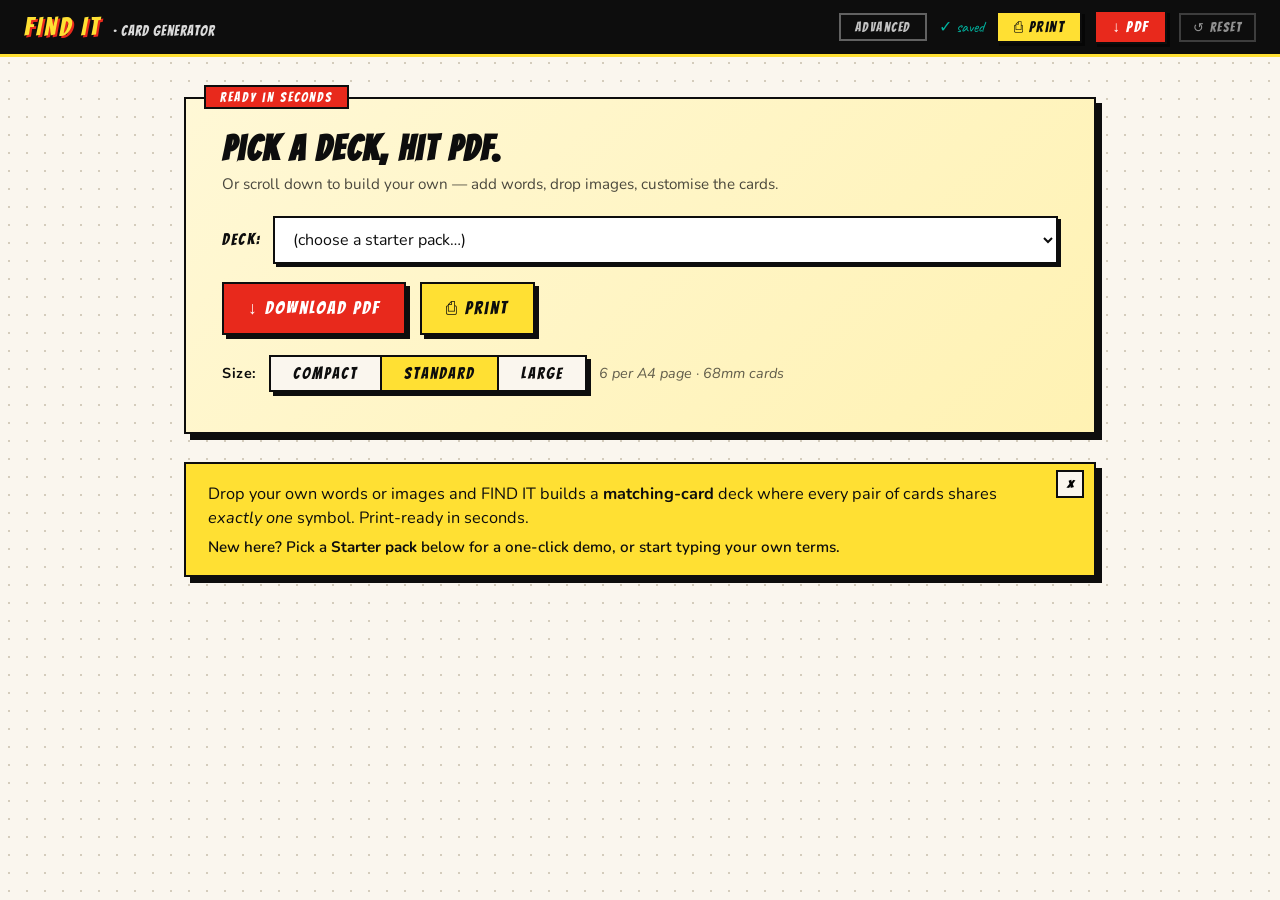
<file: index.html>
<!DOCTYPE html>
<html lang="en">
<head>
  <meta charset="UTF-8">
  <meta name="viewport" content="width=device-width, initial-scale=1.0">
  <title>FIND IT</title>
  <link rel="icon" type="image/svg+xml" href="assets/icon.svg">
  <link rel="preconnect" href="https://fonts.googleapis.com">
  <link href="https://fonts.googleapis.com/css2?family=Bangers&family=Nunito:wght@400;600;700;800&family=Caveat:wght@500;600;700&display=swap" rel="stylesheet">
  <link rel="stylesheet" href="style.css">
</head>
<body>
  <div class="toolbar">
    <div class="toolbar-logo">FIND IT <span>· card generator</span></div>
    <div class="toolbar-actions">
      <button class="btn btn-mode" id="modeToggle" type="button" title="Switch between Simple and Advanced">Simple</button>
      <span class="save-status saved" id="saveStatus">&#10003; saved</span>
      <button class="btn btn-print" id="toolbarPrintBtn" type="button">&#9113; Print</button>
      <button class="btn btn-pdf" id="toolbarPdfBtn" type="button">&#8595; PDF</button>
      <button class="btn btn-ghost" id="resetBtn" type="button">&#8634; reset</button>
    </div>
  </div>

  <main class="container">
    <!-- Hero: simple-mode quick-start. Hidden when Advanced mode is on. -->
    <section class="hero" id="hero">
      <div class="hero-tag">Ready in seconds</div>
      <h1 class="hero-title">Pick a deck, hit PDF.</h1>
      <p class="hero-sub">Or scroll down to build your own — add words, drop images, customise the cards.</p>

      <div class="hero-pack">
        <label for="heroPackSelect" class="hero-pack-label">Deck:</label>
        <select id="heroPackSelect">
          <option value="">(choose a starter pack…)</option>
        </select>
      </div>

      <div class="hero-actions">
        <button class="btn hero-pdf" id="heroPdfBtn" type="button">&#8595; Download PDF</button>
        <button class="btn hero-print" id="heroPrintBtn" type="button">&#9113; Print</button>
      </div>

      <div class="hero-size">
        <span class="hero-size-label">Size:</span>
        <div class="segmented" role="radiogroup" aria-label="print size">
          <button class="seg" data-hero-size="compact" type="button">compact</button>
          <button class="seg" data-hero-size="standard" type="button">standard</button>
          <button class="seg" data-hero-size="large" type="button">large</button>
        </div>
        <span class="hero-size-hint" id="heroSizeHint"></span>
      </div>

      <div class="hero-preview" id="heroPreview">
        <div class="hero-preview-cards">
          <canvas class="hero-preview-card" data-hero-card="0" width="640" height="640" aria-label="sample card"></canvas>
          <div class="hero-preview-arrow" aria-hidden="true">
            <span class="hero-preview-arrow-top">every pair shares</span>
            <span class="hero-preview-arrow-line">&harr;</span>
            <span class="hero-preview-arrow-bot">exactly one symbol</span>
          </div>
          <canvas class="hero-preview-card" data-hero-card="1" width="640" height="640" aria-label="sample card"></canvas>
        </div>
        <div class="hero-preview-footer">
          <p class="hero-preview-caption" id="heroPreviewCaption"></p>
          <button class="btn hero-advanced-btn" id="heroToCustom" type="button">Advanced &rarr;</button>
        </div>
      </div>
    </section>

    <!-- Intro strip (dismissable) -->
    <section class="intro" id="intro">
      <div class="intro-content">
        <p class="intro-lead">
          Drop your own words or images and FIND IT builds a <b>matching-card</b> deck where every pair of cards shares <em>exactly one</em> symbol. Print-ready in seconds.
        </p>
        <p class="intro-nudge">
          New here? Pick a <b>Starter pack</b> below for a one-click demo, or start typing your own terms.
        </p>
      </div>
      <button class="intro-close" id="introClose" type="button" aria-label="dismiss intro">&times;</button>
    </section>

    <!-- Screen 1: Content Editor -->
    <section class="panel" id="screen-editor">
      <h2>Content</h2>

      <div class="pack-row">
        <span class="pack-label">Starter pack:</span>
        <select id="packSelect">
          <option value="">(choose a pack…)</option>
        </select>
        <button class="btn btn-primary" id="addPackBtn" type="button">+ Add</button>
        <button class="btn btn-ghost" id="replacePackBtn" type="button">Replace</button>
      </div>
      <p class="hint">Mix and match: <b>Add</b> appends a pack to what you have. <b>Replace</b> starts fresh with just that pack.</p>

      <label class="field">
        <span class="field-label">Subject / set name</span>
        <input id="setName" type="text" placeholder="e.g. IB Biology, Biological Molecules">
      </label>

      <div class="input-tabs" role="tablist">
        <button class="tab active" data-tab="words" type="button">Words</button>
        <button class="tab" data-tab="csv" type="button">CSV</button>
        <button class="tab" data-tab="pairs" type="button">Q&amp;A Pairs</button>
        <button class="tab" data-tab="images" type="button">Images</button>
      </div>

      <div class="tab-panel" data-panel="words">
        <label class="field">
          <span class="field-label">Add a term (Enter, comma, or paste a list)</span>
          <input id="wordInput" type="text" autocomplete="off" placeholder="mitosis, amino acid, haemoglobin…">
        </label>
        <p class="hint">Terms longer than 8 characters auto-abbreviate on cards. Set a custom short form in the abbreviations panel below.</p>
      </div>

      <div class="tab-panel" data-panel="csv" hidden>
        <label class="field">
          <span class="field-label">Paste CSV (one term per line, optional abbreviation after a comma)</span>
          <textarea id="csvInput" rows="6" placeholder="mitosis&#10;amino acid, aa&#10;haemoglobin, Hb"></textarea>
        </label>
        <div class="row">
          <button class="btn btn-primary" id="csvImportBtn" type="button">Import CSV</button>
          <label class="btn btn-ghost" for="csvFile">… or upload .csv</label>
          <input id="csvFile" type="file" accept=".csv,text/csv,text/plain" hidden>
        </div>
      </div>

      <div class="tab-panel" data-panel="pairs" hidden>
        <p class="hint">
          Enter questions on the left and their answers on the right — row
          N pairs with row N. When <b>every</b> symbol in the set is a
          Q&amp;A pair, the deck prints as two piles (red Questions,
          blue Answers) so every match is Q↔A.
          <button class="link" id="pairInfoBtn" type="button">What's Q/A mode?</button>
        </p>
        <div class="pair-input-grid">
          <label class="field">
            <span class="field-label">Questions</span>
            <textarea id="pairQInput" rows="8" placeholder="3 × 4&#10;5 + 2&#10;half of 10"></textarea>
          </label>
          <label class="field">
            <span class="field-label">Answers</span>
            <textarea id="pairAInput" rows="8" placeholder="12&#10;7&#10;5"></textarea>
          </label>
        </div>
        <div class="row">
          <button class="btn btn-primary" id="pairImportBtn" type="button">Import pairs</button>
          <button class="btn btn-ghost" id="pairClearBtn" type="button">Clear fields</button>
          <span class="hint" id="pairImportHint"></span>
        </div>
      </div>

      <div class="tab-panel" data-panel="images" hidden>
        <div class="dropzone" id="imageDrop" tabindex="0">
          <p><b>Drop images here</b>, or <label for="imageFile" class="link">browse…</label></p>
          <input id="imageFile" type="file" accept="image/*" multiple hidden>
          <p class="hint">Stored locally as base64. Many images can fill your browser's storage fast.</p>
        </div>
      </div>

      <div class="chipgrid-wrap">
        <div class="chipgrid-head">
          <span id="symbolsCount" class="chipgrid-count">0 symbols</span>
          <button class="btn btn-ghost" id="clearSymbolsBtn" type="button">clear all</button>
        </div>
        <div class="chipgrid" id="chipgrid" aria-live="polite"></div>
      </div>

      <div class="counter" id="counter">
        <div class="counter-bar"><div class="counter-fill" id="counterFill"></div></div>
        <div class="counter-text" id="counterText"></div>
      </div>

      <details class="abbr-panel">
        <summary>Abbreviations (override the 8-char cap)</summary>
        <div class="abbr-form">
          <input id="abbrTerm" type="text" placeholder="full term (e.g. amino acid)">
          <input id="abbrShort" type="text" placeholder="short (e.g. aa)" maxlength="8">
          <button class="btn btn-primary" id="abbrAddBtn" type="button">save</button>
        </div>
        <ul class="abbr-list" id="abbrList"></ul>
      </details>
    </section>

    <!-- Screen 2: Configure -->
    <section class="panel" id="screen-configure">
      <h2>Configure</h2>

      <div class="field">
        <span class="field-label">Symbols per card</span>
        <div class="segmented" role="radiogroup" aria-label="symbols per card">
          <button class="seg" data-spc="4" role="radio" type="button">4</button>
          <button class="seg" data-spc="6" role="radio" type="button">6</button>
          <button class="seg" data-spc="8" role="radio" type="button">8</button>
        </div>
        <p class="hint">Only values that map to a valid projective plane are available (4, 6, 8).</p>
      </div>

      <div class="field">
        <span class="field-label">Size variance <span id="varianceLabel">2.0&times;</span></span>
        <input id="varianceSlider" type="range" min="1" max="3" step="0.1" value="2">
      </div>

      <div class="field">
        <span class="field-label">Card shape</span>
        <div class="segmented" role="radiogroup" aria-label="card shape">
          <button class="seg" data-shape="circle" role="radio" type="button">circle</button>
          <button class="seg" data-shape="rounded" role="radio" type="button">rounded</button>
        </div>
      </div>

      <div class="field">
        <span class="field-label">Print / PDF size</span>
        <div class="segmented" role="radiogroup" aria-label="print size">
          <button class="seg" data-size="compact" role="radio" type="button">compact</button>
          <button class="seg" data-size="standard" role="radio" type="button">standard</button>
          <button class="seg" data-size="large" role="radio" type="button">large</button>
        </div>
        <p class="hint" id="sizeHint"></p>
      </div>

      <div class="stats" id="stats"></div>

      <div class="blank-warning" id="blankWarning" role="alert" hidden></div>
    </section>

    <!-- Screen 3: Preview -->
    <section class="panel" id="screen-preview">
      <h2>Preview</h2>
      <p class="hint">Click two cards to highlight the shared symbol. Click a selected card to deselect.</p>

      <div class="preview-grid" id="previewGrid"></div>

      <div class="match-bar" id="matchBar" hidden>
        <span id="matchBadge"></span>
        <span id="matchText"></span>
        <button class="btn btn-ghost" id="clearMatchBtn" type="button">clear</button>
      </div>

      <div class="drops-bar" id="dropsBar" hidden></div>
    </section>

    <!-- Screen 4: Export (digital only; Print/PDF lives in the toolbar) -->
    <section class="panel" id="screen-export">
      <h2>Digital exports</h2>
      <p class="hint">For a printable deck, use <b>Print</b> (browser dialog) or <b>PDF</b> (instant download) in the top bar.</p>

      <div class="row export-actions">
        <button class="btn btn-primary" id="pngBtn" type="button">&#10515; PNG sheet</button>
        <button class="btn btn-ghost" id="shareBtn" type="button">&#128279; Share link</button>
      </div>
      <p class="hint" id="exportStatus"></p>
    </section>
  </main>

  <div class="toast-stack" id="toastStack" aria-live="polite"></div>

  <script src="js/projective.js"></script>
  <script src="js/content.js"></script>
  <script src="js/layout.js"></script>
  <script src="js/renderer.js"></script>
  <script src="js/deck.js"></script>
  <script src="js/exporter.js"></script>
  <script src="js/packs.js"></script>
  <script src="js/app.js"></script>
</body>
</html>
</file>
<file: style.css>
/* FIND IT: global styles + print stylesheet.
   Palette reused from docs/find_it.html for visual consistency. */

:root {
  --ink: #0d0d0d;
  --paper: #faf6ee;
  --yellow: #ffe033;
  --red: #e8291c;
  --blue: #1a4ed8;
  --teal: #00b4a0;
  --green: #1a8c4e;
  --shadow: 4px 4px 0px var(--ink);
  --shadow-lg: 6px 6px 0px var(--ink);
  --border: 2.5px solid var(--ink);
}

*,
*::before,
*::after {
  box-sizing: border-box;
  margin: 0;
  padding: 0;
}

body {
  font-family: 'Nunito', sans-serif;
  background: var(--paper);
  color: var(--ink);
  min-height: 100vh;
  background-image: radial-gradient(circle, #d4ccbc 1px, transparent 1px);
  background-size: 18px 18px;
}

/* ── Toolbar ── */
.toolbar {
  position: sticky;
  top: 0;
  z-index: 100;
  background: var(--ink);
  padding: 10px 24px;
  display: flex;
  align-items: center;
  justify-content: space-between;
  border-bottom: 3px solid var(--yellow);
}

.toolbar-logo {
  font-family: 'Bangers', cursive;
  font-size: 1.6rem;
  color: var(--yellow);
  letter-spacing: 3px;
  text-shadow: 2px 2px 0 var(--red);
}

.toolbar-logo span {
  color: rgba(255, 255, 255, 0.85);
  font-size: 0.9rem;
  letter-spacing: 1px;
  text-shadow: none;
  margin-left: 4px;
}

.toolbar-actions { display: flex; gap: 12px; align-items: center; }

.save-status {
  font-family: 'Caveat', cursive;
  font-size: 1rem;
  color: rgba(255, 255, 255, 0.4);
}
.save-status.saved { color: var(--teal); }
.save-status.saving { color: var(--yellow); }

/* ── Buttons ── */
.btn {
  font-family: 'Bangers', cursive;
  letter-spacing: 1.5px;
  font-size: 0.95rem;
  padding: 7px 16px;
  border: 2.5px solid transparent;
  cursor: pointer;
  background: transparent;
  transition: transform 0.08s, box-shadow 0.08s;
}
.btn:active { transform: translate(3px, 3px); box-shadow: none !important; }

.btn-primary {
  background: var(--yellow);
  color: var(--ink);
  border-color: var(--ink);
  box-shadow: 3px 3px 0 var(--ink);
}
.btn-primary:hover {
  box-shadow: 4px 4px 0 var(--ink);
  transform: translate(-1px, -1px);
}

.btn-ghost {
  color: rgba(255, 255, 255, 0.55);
  border-color: rgba(255, 255, 255, 0.2);
  font-size: 0.82rem;
  padding: 5px 12px;
}
.btn-ghost:hover { color: white; border-color: white; }

.btn-pdf {
  background: var(--red);
  color: white;
  border-color: var(--ink);
  box-shadow: 3px 3px 0 rgba(0, 0, 0, 0.5);
  font-size: 0.95rem;
  padding: 6px 16px;
}
.btn-pdf:hover {
  box-shadow: 4px 4px 0 rgba(0, 0, 0, 0.5);
  transform: translate(-1px, -1px);
}
.btn-pdf[disabled] { opacity: 0.6; cursor: progress; }

.btn-print {
  background: var(--yellow);
  color: var(--ink);
  border-color: var(--ink);
  box-shadow: 3px 3px 0 rgba(0, 0, 0, 0.5);
  font-size: 0.95rem;
  padding: 6px 16px;
}
.btn-print:hover {
  box-shadow: 4px 4px 0 rgba(0, 0, 0, 0.5);
  transform: translate(-1px, -1px);
}
.btn-print[disabled] { opacity: 0.6; cursor: progress; }

.panel .btn-ghost {
  color: var(--ink);
  border-color: var(--ink);
}
.panel .btn-ghost:hover { background: var(--yellow); }

/* ── Mode toggle + mode-conditional visibility ── */
.btn-mode {
  font-family: 'Bangers', cursive;
  letter-spacing: 1.5px;
  font-size: 0.82rem;
  padding: 5px 14px;
  background: transparent;
  color: rgba(255, 255, 255, 0.75);
  border: 2px solid rgba(255, 255, 255, 0.35);
}
.btn-mode:hover { color: white; border-color: white; }

/* Simple mode: hide the deep panels and the advanced Preview; show hero. */
body.mode-simple .hero { display: block; }
body.mode-simple #screen-editor,
body.mode-simple #screen-configure,
body.mode-simple #screen-preview,
body.mode-simple #screen-export { display: none; }

/* Advanced (full) mode: hide hero; show the full panel stack. */
body.mode-full .hero { display: none; }

/* ── Hero ── */
.hero {
  background: linear-gradient(135deg, #fff8d6, #fff2b3);
  border: var(--border);
  box-shadow: var(--shadow-lg);
  padding: 32px 36px 24px;
  margin-bottom: 28px;
  position: relative;
}
.hero-tag {
  position: absolute;
  top: -14px;
  left: 18px;
  font-family: 'Bangers', cursive;
  letter-spacing: 2px;
  font-size: 0.82rem;
  background: var(--red);
  color: white;
  padding: 3px 14px;
  border: 2px solid var(--ink);
}
.hero-title {
  font-family: 'Bangers', cursive;
  letter-spacing: 2px;
  font-size: 2.2rem;
  line-height: 1.05;
  color: var(--ink);
  margin-bottom: 6px;
}
.hero-sub {
  font-size: 0.95rem;
  color: rgba(13, 13, 13, 0.75);
  margin-bottom: 22px;
}

.hero-pack {
  display: flex;
  align-items: center;
  gap: 12px;
  margin-bottom: 18px;
  flex-wrap: wrap;
}
.hero-pack-label {
  font-family: 'Bangers', cursive;
  letter-spacing: 2px;
  font-size: 1rem;
}
.hero-pack select {
  flex: 1;
  min-width: 220px;
  font: inherit;
  font-size: 1rem;
  padding: 10px 14px;
  border: var(--border);
  background: white;
  color: var(--ink);
  box-shadow: 3px 3px 0 var(--ink);
}

.hero-actions {
  display: flex;
  gap: 14px;
  margin-bottom: 20px;
  flex-wrap: wrap;
}
.hero-pdf, .hero-print {
  font-family: 'Bangers', cursive;
  letter-spacing: 2px;
  font-size: 1.1rem;
  padding: 14px 24px;
  border: var(--border);
  box-shadow: 4px 4px 0 var(--ink);
  cursor: pointer;
  transition: transform 0.08s, box-shadow 0.08s;
}
.hero-pdf {
  background: var(--red);
  color: white;
}
.hero-print {
  background: var(--yellow);
  color: var(--ink);
}
.hero-pdf:hover, .hero-print:hover {
  box-shadow: 6px 6px 0 var(--ink);
  transform: translate(-1px, -1px);
}
.hero-pdf[disabled], .hero-print[disabled] { opacity: 0.6; cursor: progress; }

.hero-size {
  display: flex;
  align-items: center;
  gap: 12px;
  margin-bottom: 16px;
  flex-wrap: wrap;
  font-size: 0.9rem;
}
.hero-size-label {
  font-weight: 700;
  letter-spacing: 0.04em;
}
.hero-size-hint {
  color: rgba(13, 13, 13, 0.65);
  font-style: italic;
}

.hero-preview-footer {
  display: flex;
  justify-content: space-between;
  align-items: center;
  gap: 12px;
  margin-top: 10px;
  flex-wrap: wrap;
}
.hero-preview-footer .hero-preview-caption {
  margin-top: 0;
  text-align: left;
  flex: 1;
}
.hero-advanced-btn {
  font-family: 'Bangers', cursive;
  letter-spacing: 1.5px;
  font-size: 0.88rem;
  padding: 6px 14px;
  background: var(--ink);
  color: var(--yellow);
  border: 2px solid var(--ink);
  box-shadow: 3px 3px 0 var(--red);
  cursor: pointer;
  transition: transform 0.08s, box-shadow 0.08s;
}
.hero-advanced-btn:hover {
  transform: translate(-1px, -1px);
  box-shadow: 4px 4px 0 var(--red);
}
.hero-advanced-btn:active {
  transform: translate(2px, 2px);
  box-shadow: none;
}

.hero-preview {
  margin: 18px 0 14px;
  padding: 14px 12px 10px;
  background: rgba(255, 255, 255, 0.5);
  border: 2px solid var(--ink);
}
.hero-preview[hidden] { display: none; }
.hero-preview-cards {
  display: flex;
  align-items: center;
  justify-content: center;
  gap: 14px;
}
.hero-preview-card {
  width: 150px !important;
  height: 150px !important;
  border: 2px solid var(--ink);
  box-shadow: 3px 3px 0 var(--ink);
  background: white;
}
.hero-preview-arrow {
  font-family: 'Bangers', cursive;
  letter-spacing: 1.5px;
  text-align: center;
  color: var(--ink);
  font-size: 0.8rem;
  line-height: 1.2;
  padding: 0 4px;
}
.hero-preview-arrow-top,
.hero-preview-arrow-bot {
  display: block;
}
.hero-preview-arrow-line {
  display: block;
  font-size: 1.4rem;
  color: var(--red);
  margin: 2px 0;
}
.hero-preview-caption {
  text-align: center;
  font-size: 0.82rem;
  color: rgba(13, 13, 13, 0.7);
  margin-top: 8px;
  font-style: italic;
}
.hero-preview-caption[hidden] { display: none; }

@media (max-width: 520px) {
  .hero-preview-cards { flex-direction: column; gap: 6px; }
  .hero-preview-arrow-line { transform: rotate(90deg); }
}

@media (max-width: 600px) {
  .hero { padding: 24px 20px 18px; }
  .hero-title { font-size: 1.7rem; }
}

/* ── Intro strip ── */
.intro {
  background: var(--yellow);
  border: var(--border);
  box-shadow: var(--shadow-lg);
  padding: 18px 48px 18px 22px;
  margin-bottom: 28px;
  position: relative;
  display: flex;
  gap: 16px;
  align-items: flex-start;
}
.intro[hidden] { display: none; }
.intro-content { flex: 1; }
.intro-lead {
  font-size: 1.02rem;
  line-height: 1.5;
  margin-bottom: 6px;
}
.intro-nudge {
  font-size: 0.95rem;
  font-weight: 600;
  color: var(--ink);
}
.intro-close {
  position: absolute;
  top: 6px;
  right: 10px;
  border: 2px solid var(--ink);
  background: var(--paper);
  width: 28px;
  height: 28px;
  font-family: 'Bangers', cursive;
  font-size: 1.1rem;
  line-height: 1;
  cursor: pointer;
}
.intro-close:hover { background: var(--red); color: white; }

/* ── Layout ── */
.container {
  max-width: 960px;
  margin: 0 auto;
  padding: 40px 24px 80px;
}

.panel {
  background: white;
  border: var(--border);
  box-shadow: var(--shadow-lg);
  padding: 28px 30px;
  margin-bottom: 28px;
  position: relative;
}

.panel h2 {
  font-family: 'Bangers', cursive;
  font-size: 1.7rem;
  letter-spacing: 2px;
  color: white;
  background: var(--ink);
  padding: 6px 20px;
  border: var(--border);
  box-shadow: var(--shadow);
  display: inline-block;
  margin-bottom: 22px;
}

/* ── Pack loader ── */
.pack-row {
  display: flex;
  align-items: center;
  gap: 10px;
  flex-wrap: wrap;
  padding: 10px 12px;
  background: var(--paper);
  border: 2px solid var(--ink);
  margin-bottom: 18px;
}
.pack-label {
  font-family: 'Bangers', cursive;
  letter-spacing: 1.5px;
  font-size: 0.95rem;
}
.pack-row select {
  font: inherit;
  font-size: 0.95rem;
  padding: 6px 10px;
  border: var(--border);
  background: white;
  color: var(--ink);
  min-width: 220px;
}

/* ── Form fields ── */
.field { display: block; margin-bottom: 18px; }
.field-label {
  display: block;
  font-weight: 700;
  font-size: 0.82rem;
  letter-spacing: 0.08em;
  text-transform: uppercase;
  color: var(--blue);
  margin-bottom: 6px;
}
.field input[type="text"],
.field textarea,
.abbr-form input {
  width: 100%;
  font: inherit;
  font-size: 1rem;
  padding: 10px 12px;
  border: var(--border);
  background: var(--paper);
  color: var(--ink);
  outline: none;
}
.field input[type="text"]:focus,
.field textarea:focus,
.abbr-form input:focus {
  background: white;
  box-shadow: 3px 3px 0 var(--ink);
}
.field textarea {
  resize: vertical;
  font-family: 'Courier New', monospace;
  font-size: 0.92rem;
}

.hint {
  font-size: 0.82rem;
  color: #555;
  margin-top: 6px;
  font-style: italic;
}

.row { display: flex; gap: 10px; align-items: center; margin-top: 12px; flex-wrap: wrap; }

.export-actions .btn { font-size: 1rem; padding: 10px 20px; }

/* ── Input tabs ── */
.input-tabs {
  display: flex;
  gap: 6px;
  margin-bottom: 16px;
  border-bottom: 2px solid var(--ink);
}
.tab {
  font-family: 'Bangers', cursive;
  letter-spacing: 1.5px;
  font-size: 0.95rem;
  padding: 8px 16px;
  border: 2px solid var(--ink);
  border-bottom: none;
  background: var(--paper);
  color: var(--ink);
  cursor: pointer;
  margin-bottom: -2px;
}
.tab.active {
  background: var(--yellow);
  transform: translateY(2px);
  box-shadow: inset 0 -3px 0 var(--ink);
}

.tab-panel { padding-top: 4px; }

/* Q/A Pairs input: two textareas side by side so row N of Questions
   pairs with row N of Answers. Collapses to a single column on narrow
   viewports. */
.pair-input-grid {
  display: grid;
  grid-template-columns: 1fr 1fr;
  gap: 12px;
  margin-bottom: 10px;
}
.pair-input-grid textarea {
  font-family: 'Nunito', sans-serif;
  font-size: 0.95rem;
  line-height: 1.5;
}
@media (max-width: 600px) {
  .pair-input-grid { grid-template-columns: 1fr; }
}

/* ── Dropzone ── */
.dropzone {
  border: 3px dashed var(--ink);
  background: var(--paper);
  padding: 28px 20px;
  text-align: center;
  cursor: pointer;
  transition: background 0.1s;
}
.dropzone.over { background: var(--yellow); }
.dropzone p { margin: 4px 0; font-size: 0.95rem; }
.link { text-decoration: underline; cursor: pointer; font-weight: 700; }
button.link {
  background: none;
  border: 0;
  padding: 0;
  font: inherit;
  color: inherit;
  text-decoration: underline;
  font-weight: 700;
  cursor: pointer;
}
button.link:hover { color: var(--red); }

/* ── Chip grid ── */
.chipgrid-wrap { margin-top: 24px; }
.chipgrid-head {
  display: flex;
  align-items: center;
  justify-content: space-between;
  margin-bottom: 10px;
}
.chipgrid-count {
  font-family: 'Bangers', cursive;
  font-size: 1.05rem;
  letter-spacing: 2px;
}
.chipgrid {
  display: flex;
  flex-wrap: wrap;
  gap: 8px;
  min-height: 52px;
  padding: 10px;
  background: var(--paper);
  border: 2px solid var(--ink);
}
.chipgrid:empty::before {
  content: 'No symbols yet. Add some above.';
  color: #888;
  font-style: italic;
  align-self: center;
  margin: auto;
}

.chip {
  display: inline-flex;
  align-items: center;
  gap: 6px;
  background: white;
  border: 2px solid var(--ink);
  padding: 4px 6px 4px 10px;
  font-size: 0.92rem;
  box-shadow: 2px 2px 0 var(--ink);
  max-width: 100%;
}
.chip.image { padding-left: 4px; }
.chip img {
  width: 24px; height: 24px; object-fit: cover;
  border: 1px solid var(--ink);
}
.chip .chip-value {
  white-space: nowrap;
  overflow: hidden;
  text-overflow: ellipsis;
  max-width: 180px;
  font-variant-numeric: tabular-nums;
}
.chip .chip-value sub,
.chip .chip-value sup,
.chip .chip-display sub,
.chip .chip-display sup {
  font-size: 0.72em;
  line-height: 1;
}
.chip .chip-value sub, .chip .chip-display sub { vertical-align: -0.25em; }
.chip .chip-value sup, .chip .chip-display sup { vertical-align: 0.45em; }
.chip .chip-display {
  color: var(--red);
  font-size: 0.75rem;
  font-weight: 700;
  margin-left: 2px;
}
.chip button {
  border: none;
  background: transparent;
  cursor: pointer;
  font-size: 1rem;
  line-height: 1;
  color: var(--ink);
  padding: 0 4px;
}
.chip button:hover { color: var(--red); }

/* ── Counter ── */
.counter { margin-top: 18px; }
.counter-bar {
  position: relative;
  height: 14px;
  background: var(--paper);
  border: 2px solid var(--ink);
  overflow: hidden;
}
.counter-fill {
  height: 100%;
  width: 0%;
  background: var(--teal);
  transition: width 0.2s;
}
.counter-fill.full { background: var(--green); }
.counter-fill.short { background: var(--red); }
.counter-text {
  margin-top: 6px;
  font-size: 0.9rem;
  font-weight: 600;
}
.counter-text.warn { color: var(--red); }
.counter-text.ok { color: var(--green); }

/* ── Abbreviation panel ── */
.abbr-panel {
  margin-top: 24px;
  border: 2px solid var(--ink);
  background: var(--paper);
  padding: 12px 16px;
}
.abbr-panel summary {
  cursor: pointer;
  font-family: 'Bangers', cursive;
  letter-spacing: 1.5px;
  font-size: 1rem;
  padding: 4px 0;
}
.abbr-form {
  display: grid;
  grid-template-columns: 2fr 1fr auto;
  gap: 8px;
  margin-top: 10px;
}
.abbr-list { list-style: none; padding: 0; margin-top: 10px; }
.abbr-list li {
  display: flex;
  justify-content: space-between;
  align-items: center;
  padding: 6px 0;
  border-bottom: 1px dashed var(--ink);
  font-size: 0.9rem;
}
.abbr-list li:last-child { border-bottom: none; }
.abbr-list .abbr-short {
  background: var(--yellow);
  padding: 0 6px;
  font-weight: 800;
  margin-right: 8px;
}

/* ── Segmented controls ── */
.segmented {
  display: inline-flex;
  gap: 0;
  border: var(--border);
  box-shadow: var(--shadow);
}
.seg {
  font-family: 'Bangers', cursive;
  letter-spacing: 2px;
  font-size: 1rem;
  padding: 8px 22px;
  background: var(--paper);
  color: var(--ink);
  border: none;
  border-right: 2px solid var(--ink);
  cursor: pointer;
}
.seg:last-child { border-right: none; }
.seg.active { background: var(--yellow); }
.seg[disabled] { color: #999; cursor: not-allowed; }

input[type="range"] {
  width: 100%;
  max-width: 360px;
  accent-color: var(--red);
}

/* ── Stats ── */
.stats {
  margin-top: 16px;
  padding: 12px 16px;
  background: var(--ink);
  color: var(--yellow);
  font-family: 'Bangers', cursive;
  letter-spacing: 2px;
  font-size: 1rem;
  border: var(--border);
  box-shadow: var(--shadow);
  display: inline-block;
}

/* ── Placeholder warning (Configure panel) ── */
.blank-warning {
  margin-top: 14px;
  padding: 10px 14px 10px 10px;
  background: #fff0d6;
  border: 2px solid var(--red);
  box-shadow: 3px 3px 0 var(--ink);
  display: flex;
  align-items: flex-start;
  gap: 10px;
  font-size: 0.92rem;
  line-height: 1.45;
  color: var(--ink);
}
.blank-warning[hidden] { display: none; }
.blank-warning .warn-icon {
  flex: 0 0 28px;
  height: 28px;
  width: 28px;
  background: var(--red);
  color: white;
  font-size: 1.05rem;
  font-weight: 800;
  display: inline-flex;
  align-items: center;
  justify-content: center;
  border: 2px solid var(--ink);
}
.blank-warning b { background: var(--yellow); padding: 0 4px; }

/* ── Preview grid ── */
.preview-grid {
  display: grid;
  grid-template-columns: repeat(3, 1fr);
  gap: 14px;
  margin-top: 14px;
}
.preview-card {
  position: relative;
  border: var(--border);
  box-shadow: var(--shadow);
  background: white;
  cursor: pointer;
  aspect-ratio: 1;
  overflow: hidden;
  transition: transform 0.08s;
}
.preview-card:hover { transform: translate(-1px, -1px); box-shadow: 5px 5px 0 var(--ink); }
.preview-card.selected {
  outline: 4px solid var(--red);
  outline-offset: -4px;
}
.preview-card canvas {
  width: 100% !important;
  height: 100% !important;
  display: block;
}
.preview-card .card-index {
  position: absolute;
  top: 4px;
  left: 6px;
  font-family: 'Bangers', cursive;
  font-size: 0.8rem;
  background: var(--ink);
  color: var(--yellow);
  padding: 1px 6px;
  letter-spacing: 1px;
}

.match-bar {
  margin-top: 18px;
  padding: 12px 16px;
  display: flex;
  gap: 14px;
  align-items: center;
  border: var(--border);
  background: var(--paper);
  box-shadow: var(--shadow);
}
.match-badge {
  font-family: 'Bangers', cursive;
  letter-spacing: 2px;
  padding: 4px 12px;
  border: var(--border);
}
.match-badge.ok { background: var(--green); color: white; }
.match-badge.bad { background: var(--red); color: white; }

/* ── Branded confirm modal ── */
.modal-backdrop {
  position: fixed;
  inset: 0;
  background: rgba(13, 13, 13, 0.6);
  display: flex;
  align-items: center;
  justify-content: center;
  padding: 20px;
  z-index: 300;
  animation: fade-in 0.12s ease-out;
}
@keyframes fade-in {
  from { opacity: 0; }
  to { opacity: 1; }
}

.modal {
  background: var(--paper);
  border: var(--border);
  box-shadow: var(--shadow-lg);
  max-width: 440px;
  width: 100%;
  padding: 22px 24px 18px;
  position: relative;
  animation: modal-in 0.15s ease-out;
}
@keyframes modal-in {
  from { transform: translateY(8px); opacity: 0; }
  to   { transform: translateY(0);    opacity: 1; }
}
.modal::before {
  content: attr(data-tag);
  position: absolute;
  top: -14px;
  left: 14px;
  background: var(--ink);
  color: var(--yellow);
  font-family: 'Bangers', cursive;
  letter-spacing: 2px;
  font-size: 0.78rem;
  padding: 3px 12px;
  border: 2px solid var(--ink);
}
.modal.danger::before { background: var(--red); color: white; }

.modal h3 {
  font-family: 'Bangers', cursive;
  letter-spacing: 2px;
  font-size: 1.4rem;
  margin-bottom: 8px;
  color: var(--ink);
}
.modal p {
  font-size: 0.98rem;
  line-height: 1.5;
  margin-bottom: 18px;
  color: var(--ink);
}
.modal p b { background: var(--yellow); padding: 0 4px; }

.modal-actions {
  display: flex;
  justify-content: flex-end;
  gap: 10px;
}
.modal-actions .btn { font-size: 1rem; padding: 8px 18px; }
.modal .btn-danger {
  background: var(--red);
  color: white;
  border-color: var(--ink);
  box-shadow: 3px 3px 0 var(--ink);
  font-family: 'Bangers', cursive;
  letter-spacing: 1.5px;
}
.modal .btn-danger:hover {
  box-shadow: 4px 4px 0 var(--ink);
  transform: translate(-1px, -1px);
}

/* ── Toast ── */
.toast-stack {
  position: fixed;
  bottom: 24px;
  right: 24px;
  display: flex;
  flex-direction: column;
  gap: 10px;
  z-index: 200;
  max-width: min(420px, calc(100vw - 48px));
}
.toast {
  background: white;
  color: var(--ink);
  border: var(--border);
  box-shadow: var(--shadow-lg);
  padding: 10px 14px;
  font-size: 0.92rem;
  line-height: 1.4;
  animation: toast-in 0.15s ease-out;
}
.toast.warn { background: var(--yellow); }
.toast.err { background: var(--red); color: white; }
.toast .toast-close {
  float: right;
  margin-left: 10px;
  border: none;
  background: transparent;
  color: inherit;
  cursor: pointer;
  font-weight: 800;
}
@keyframes toast-in {
  from { transform: translateX(12px); opacity: 0; }
  to { transform: translateX(0); opacity: 1; }
}

/* Dropped-symbol badge on preview. */
.drops-bar {
  margin-top: 12px;
  padding: 8px 12px;
  background: var(--yellow);
  border: 2px solid var(--ink);
  font-size: 0.88rem;
}

/* ── Print container (hidden by default, revealed only on print) ── */
#findit-print-container { display: none; }

/* ── Print ── */
@media print {
  *, *::before, *::after {
    -webkit-print-color-adjust: exact !important;
    print-color-adjust: exact !important;
  }
  body { background: white !important; background-image: none !important; }
  .toolbar, .container { display: none !important; }

  #findit-print-container { display: block; }

  .print-page {
    page-break-after: always;
    break-after: page;
  }
  .print-page:last-child { page-break-after: auto; }

  .print-grid {
    display: grid;
    grid-template-columns: repeat(3, 55mm);
    grid-auto-rows: 55mm;
    gap: 5mm;
    padding: 15mm 12mm;
    justify-content: center;
  }

  .print-card-wrap {
    width: 55mm;
    height: 55mm;
    page-break-inside: avoid;
    break-inside: avoid;
    position: relative;
  }
  .print-card-wrap img {
    width: 100%;
    height: 100%;
    display: block;
  }

  /* Subtle cut guides: corner marks on each card. */
  .print-card-wrap::before,
  .print-card-wrap::after {
    content: '';
    position: absolute;
    width: 3mm;
    height: 3mm;
    border-color: #bbb;
    border-style: solid;
    border-width: 0;
  }
  .print-card-wrap::before {
    top: -1mm; left: -1mm;
    border-top-width: 0.3mm;
    border-left-width: 0.3mm;
  }
  .print-card-wrap::after {
    bottom: -1mm; right: -1mm;
    border-bottom-width: 0.3mm;
    border-right-width: 0.3mm;
  }

  @page { size: A4 portrait; margin: 0; }
}
</file>
